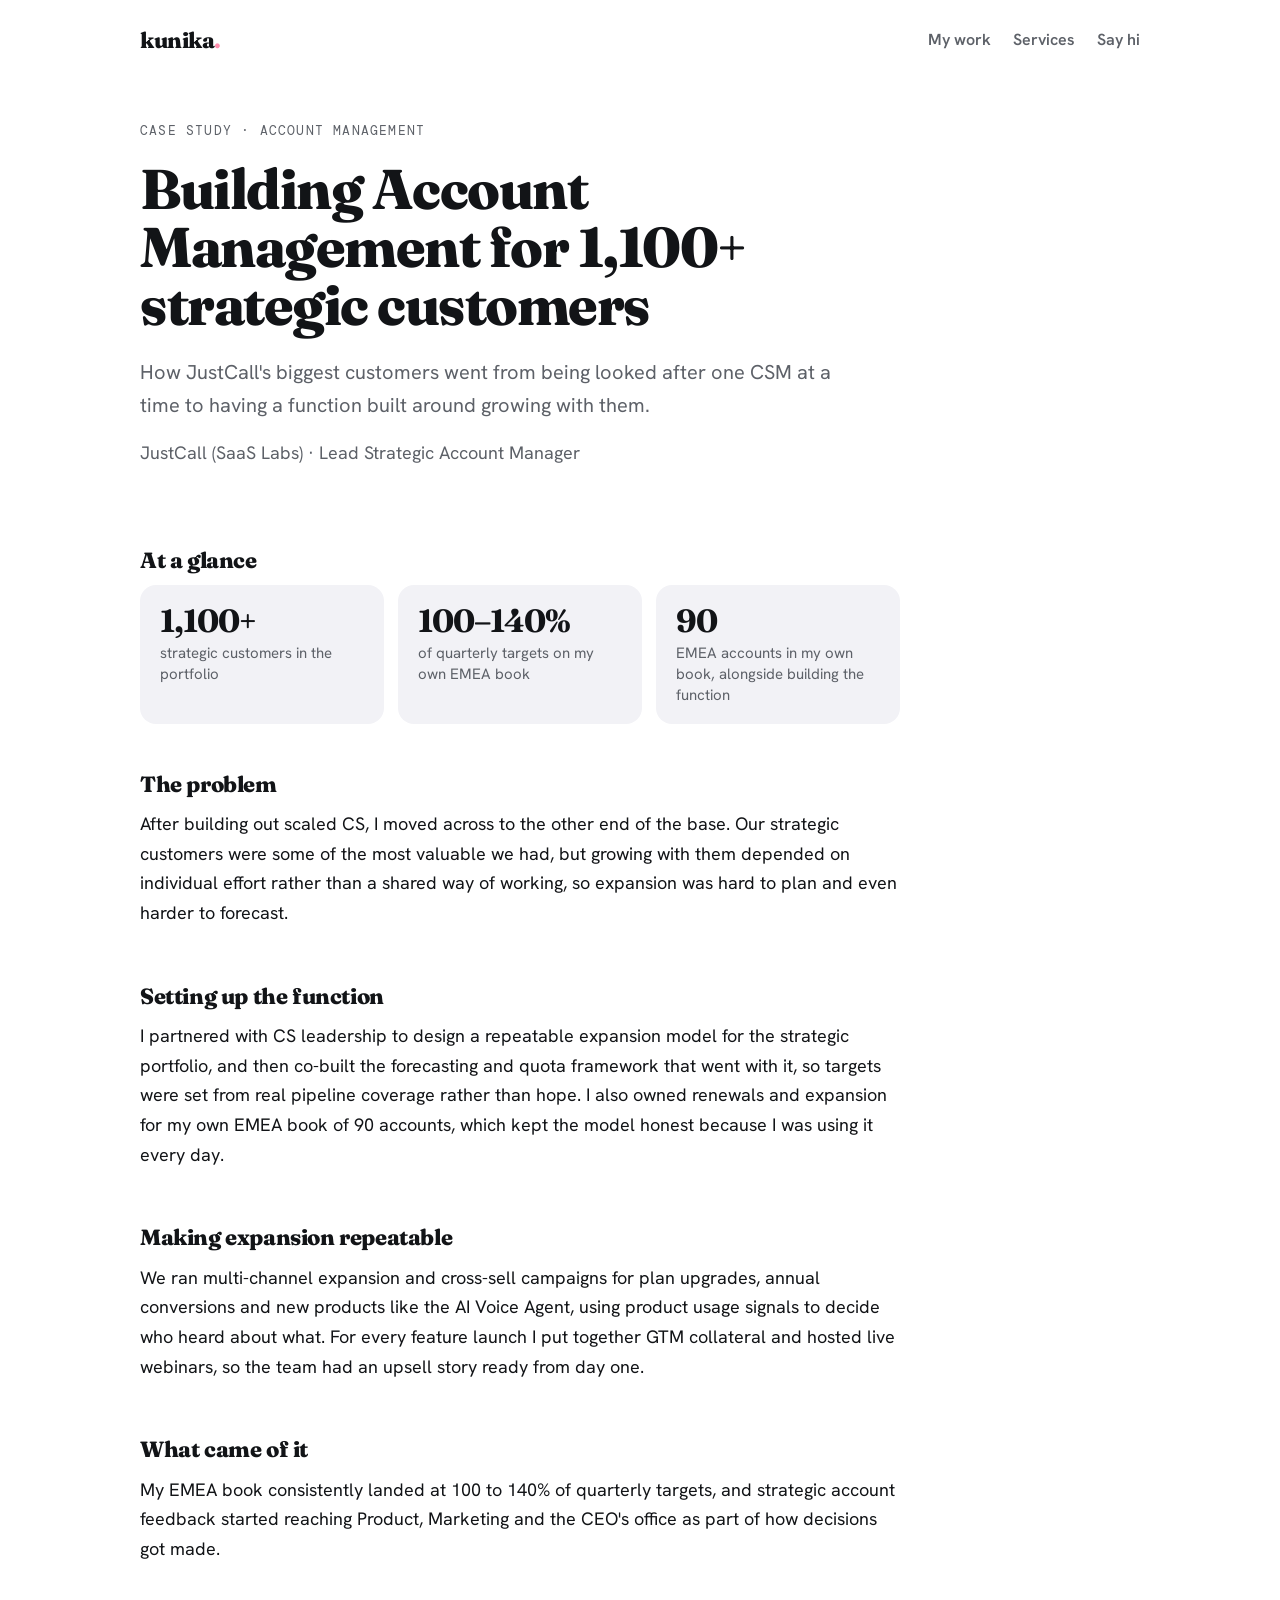
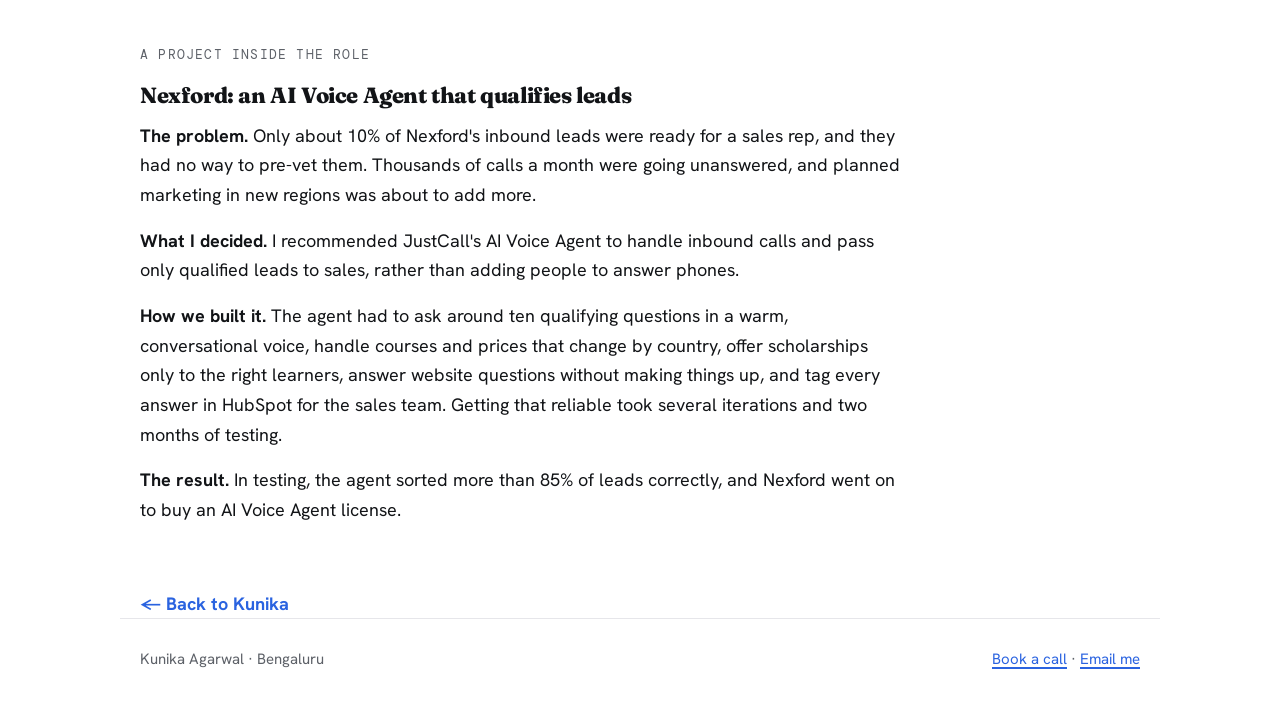
<file: account-management.html>
<!doctype html>
<html lang="en">
<head>
<meta charset="utf-8">
<meta name="viewport" content="width=device-width, initial-scale=1">
<title>Building Account Management · Kunika Agarwal</title>
<meta name="description" content="Case study: setting up the Account Management function for 1,100+ strategic customers at JustCall, with a repeatable expansion model.">
<link rel="icon" href="data:image/svg+xml,%3Csvg xmlns='http://www.w3.org/2000/svg' viewBox='0 0 100 100'%3E%3Ctext y='.9em' font-size='88'%3E%F0%9F%91%8B%3C/text%3E%3C/svg%3E">
<meta property="og:type" content="website">
<meta property="og:title" content="Kunika Agarwal · Customer Success systems">
<meta property="og:description" content="I build the systems that let Customer Success scale without losing the human part.">
<meta property="og:image" content="https://kunika-agarwal.github.io/og.png?v=2">
<meta property="og:image:width" content="1200">
<meta property="og:image:height" content="627">
<meta property="og:url" content="https://kunika-agarwal.github.io/">
<meta name="twitter:card" content="summary_large_image">
<meta name="twitter:image" content="https://kunika-agarwal.github.io/og.png?v=2">
<link rel="preconnect" href="https://fonts.googleapis.com">
<link rel="preconnect" href="https://fonts.gstatic.com" crossorigin>
<link href="https://fonts.googleapis.com/css2?family=Fraunces:opsz,wght,SOFT,WONK@9..144,500..800,0..100,0..1&family=DM+Mono:wght@400;500&family=Hanken+Grotesk:wght@400;500;600;700&display=swap" rel="stylesheet">
<link rel="stylesheet" href="style.css?v=26">
</head>
<body>
<header class="site-header">
  <div class="wrap">
    <a class="brand" href="index.html">kunika<i>.</i></a>
    <nav class="nav">
      <a href="index.html#work">My work</a>
      <a href="index.html#services">Services</a>
      <a href="index.html#hi">Say hi</a>
    </nav>
  </div>
</header>

<main class="wrap narrow cs">
  <div class="cs-hero">
    <p class="eyebrow">Case study · Account Management</p>
    <h1>Building Account Management for 1,100+ strategic customers</h1>
    <p class="lede">How JustCall's biggest customers went from being looked after one CSM at a time to having a function built around growing with them.</p>
    <p class="muted">JustCall (SaaS Labs) · Lead Strategic Account Manager</p>
  </div>

  <section>
    <h2>At a glance</h2>
    <div class="facts">
      <div class="fact"><b>1,100+</b><span>strategic customers in the portfolio</span></div>
      <div class="fact"><b>100–140%</b><span>of quarterly targets on my own EMEA book</span></div>
      <div class="fact"><b>90</b><span>EMEA accounts in my own book, alongside building the function</span></div>
    </div>
  </section>

  <section>
    <h2>The problem</h2>
    <p>After building out scaled CS, I moved across to the other end of the base. Our strategic customers were some of the most valuable we had, but growing with them depended on individual effort rather than a shared way of working, so expansion was hard to plan and even harder to forecast.</p>
  </section>

  <section>
    <h2>Setting up the function</h2>
    <p>I partnered with CS leadership to design a repeatable expansion model for the strategic portfolio, and then co-built the forecasting and quota framework that went with it, so targets were set from real pipeline coverage rather than hope. I also owned renewals and expansion for my own EMEA book of 90 accounts, which kept the model honest because I was using it every day.</p>
  </section>

  <section>
    <h2>Making expansion repeatable</h2>
    <p>We ran multi-channel expansion and cross-sell campaigns for plan upgrades, annual conversions and new products like the AI Voice Agent, using product usage signals to decide who heard about what. For every feature launch I put together GTM collateral and hosted live webinars, so the team had an upsell story ready from day one.</p>
  </section>

  <section>
    <h2>What came of it</h2>
    <p>My EMEA book consistently landed at 100 to 140% of quarterly targets, and strategic account feedback started reaching Product, Marketing and the CEO's office as part of how decisions got made.</p>
  </section>

  <section>
    <p class="eyebrow" style="margin-top:24px">A project inside the role</p>
    <h2>Nexford: an AI Voice Agent that qualifies leads</h2>
    <p><b>The problem.</b> Only about 10% of Nexford's inbound leads were ready for a sales rep, and they had no way to pre-vet them. Thousands of calls a month were going unanswered, and planned marketing in new regions was about to add more.</p>
    <p><b>What I decided.</b> I recommended JustCall's AI Voice Agent to handle inbound calls and pass only qualified leads to sales, rather than adding people to answer phones.</p>
    <p><b>How we built it.</b> The agent had to ask around ten qualifying questions in a warm, conversational voice, handle courses and prices that change by country, offer scholarships only to the right learners, answer website questions without making things up, and tag every answer in HubSpot for the sales team. Getting that reliable took several iterations and two months of testing.</p>
    <p><b>The result.</b> In testing, the agent sorted more than 85% of leads correctly, and Nexford went on to buy an AI Voice Agent license.</p>
  </section>

  <a class="back" href="index.html#work">← Back to Kunika</a>
</main>

<footer class="site-footer">
  <div class="wrap">
    <span>Kunika Agarwal · Bengaluru</span>
    <span><a href="https://calendly.com/kunikaagr/book-a-meeting" target="_blank" rel="noopener">Book a call</a> · <a href="mailto:kunika3003.ka@gmail.com">Email me</a></span>
  </div>
</footer>
</body>
</html>
</file>
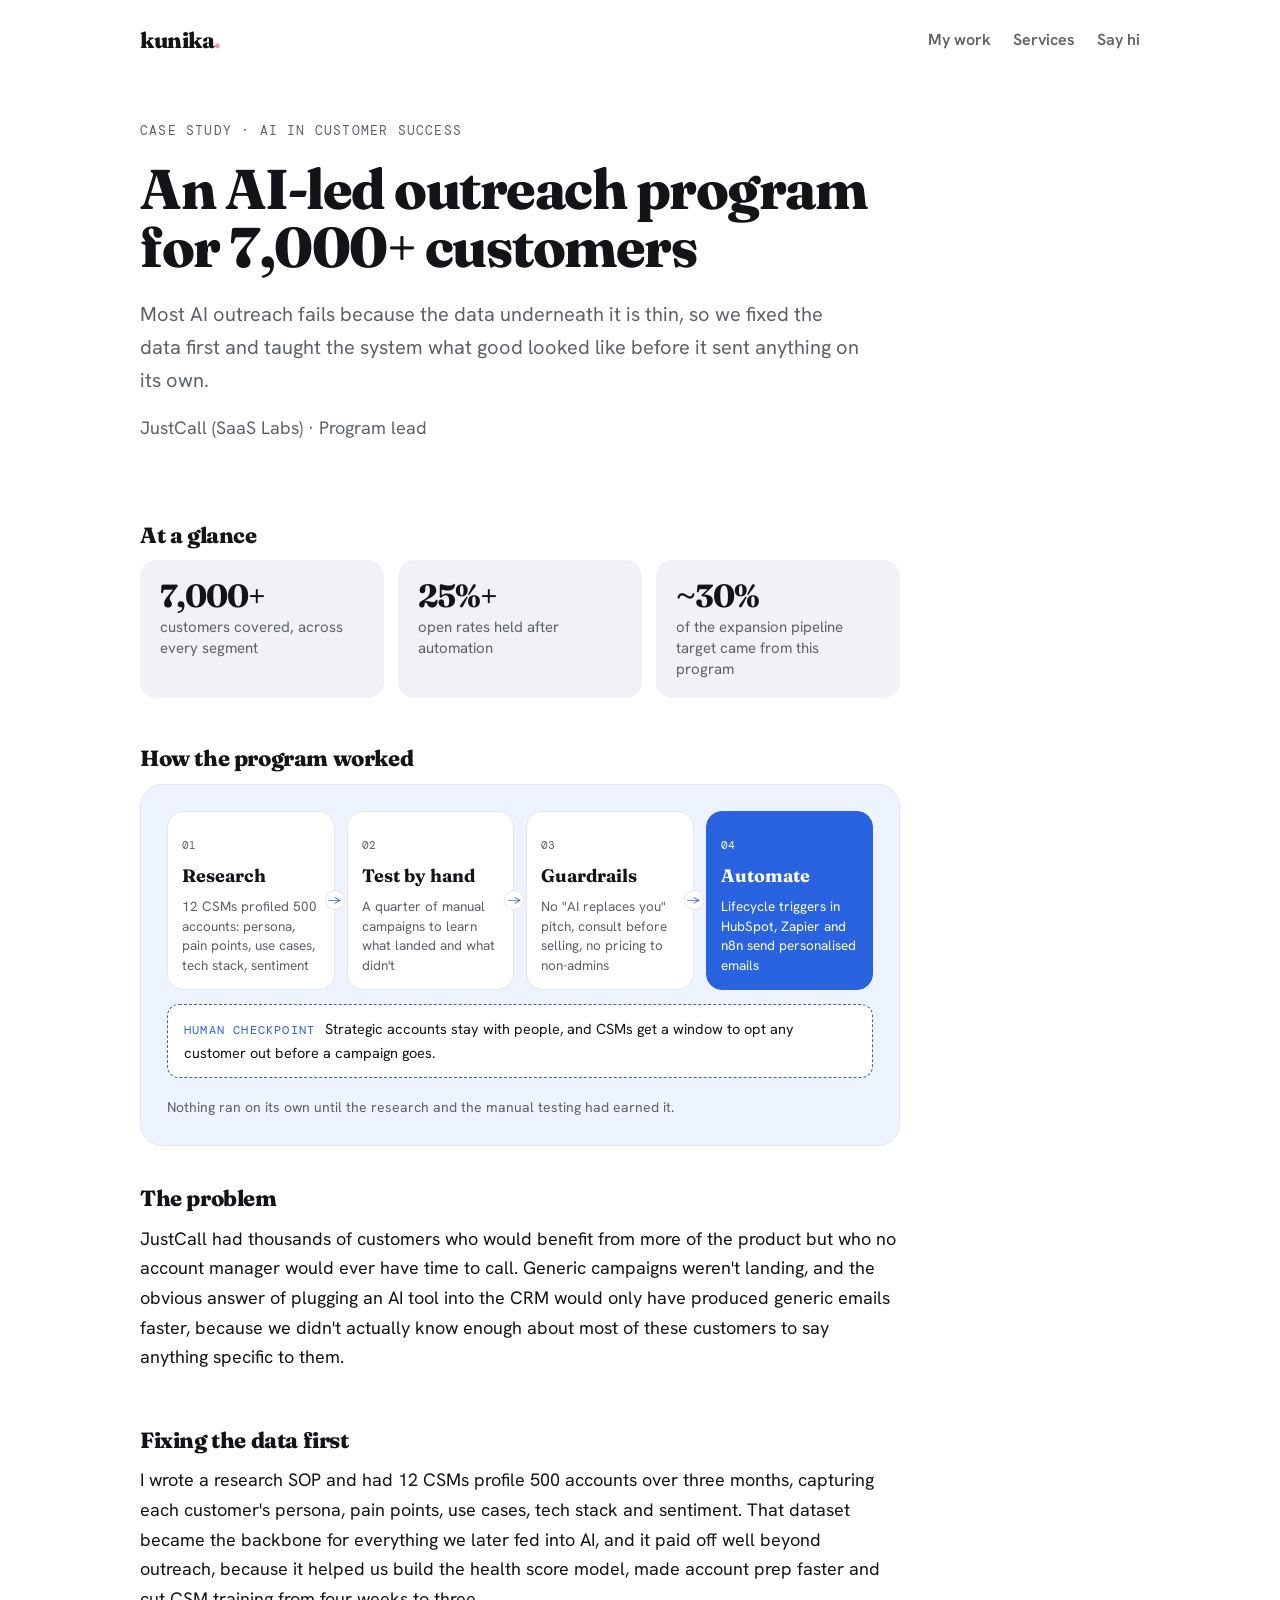
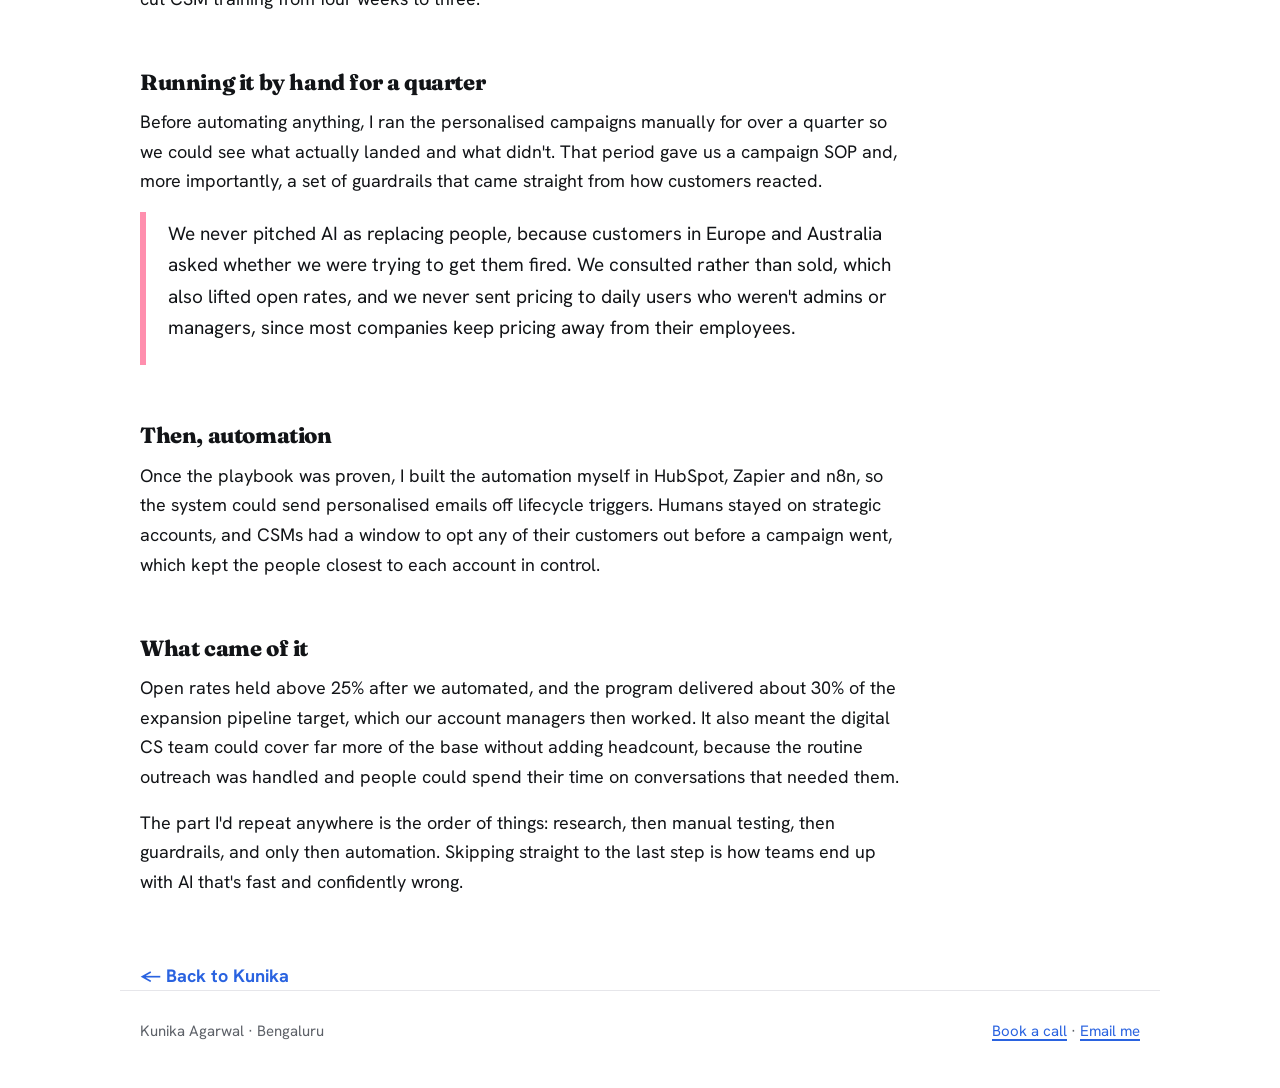
<file: ai-outreach.html>
<!doctype html>
<html lang="en">
<head>
<meta charset="utf-8">
<meta name="viewport" content="width=device-width, initial-scale=1">
<title>AI-led outreach for 7,000+ customers · Kunika Agarwal</title>
<meta name="description" content="Case study: how an AI-led customer outreach program at JustCall was built on research first, tested by hand for a quarter, then automated with guardrails.">
<link rel="icon" href="data:image/svg+xml,%3Csvg xmlns='http://www.w3.org/2000/svg' viewBox='0 0 100 100'%3E%3Ctext y='.9em' font-size='88'%3E%F0%9F%91%8B%3C/text%3E%3C/svg%3E">
<meta property="og:type" content="website">
<meta property="og:title" content="Kunika Agarwal · Customer Success systems">
<meta property="og:description" content="I build the systems that let Customer Success scale without losing the human part.">
<meta property="og:image" content="https://kunika-agarwal.github.io/og.png?v=2">
<meta property="og:image:width" content="1200">
<meta property="og:image:height" content="627">
<meta property="og:url" content="https://kunika-agarwal.github.io/">
<meta name="twitter:card" content="summary_large_image">
<meta name="twitter:image" content="https://kunika-agarwal.github.io/og.png?v=2">
<link rel="preconnect" href="https://fonts.googleapis.com">
<link rel="preconnect" href="https://fonts.gstatic.com" crossorigin>
<link href="https://fonts.googleapis.com/css2?family=Fraunces:opsz,wght,SOFT,WONK@9..144,500..800,0..100,0..1&family=DM+Mono:wght@400;500&family=Hanken+Grotesk:wght@400;500;600;700&display=swap" rel="stylesheet">
<link rel="stylesheet" href="style.css?v=26">
</head>
<body>
<header class="site-header">
  <div class="wrap">
    <a class="brand" href="index.html">kunika<i>.</i></a>
    <nav class="nav">
      <a href="index.html#work">My work</a>
      <a href="index.html#services">Services</a>
      <a href="index.html#hi">Say hi</a>
    </nav>
  </div>
</header>

<main class="wrap narrow cs">
  <div class="cs-hero">
    <p class="eyebrow">Case study · AI in Customer Success</p>
    <h1>An AI-led outreach program for 7,000+ customers</h1>
    <p class="lede">Most AI outreach fails because the data underneath it is thin, so we fixed the data first and taught the system what good looked like before it sent anything on its own.</p>
    <p class="muted">JustCall (SaaS Labs) · Program lead</p>
  </div>

  <section>
    <h2>At a glance</h2>
    <div class="facts">
      <div class="fact"><b>7,000+</b><span>customers covered, across every segment</span></div>
      <div class="fact"><b>25%+</b><span>open rates held after automation</span></div>
      <div class="fact"><b>~30%</b><span>of the expansion pipeline target came from this program</span></div>
    </div>
  </section>

  <section>
    <h2>How the program worked</h2>
    <figure class="diagram">
      <ol class="flow">
        <li><span class="step">01</span><b>Research</b><p>12 CSMs profiled 500 accounts: persona, pain points, use cases, tech stack, sentiment</p></li>
        <li><span class="step">02</span><b>Test by hand</b><p>A quarter of manual campaigns to learn what landed and what didn't</p></li>
        <li><span class="step">03</span><b>Guardrails</b><p>No "AI replaces you" pitch, consult before selling, no pricing to non-admins</p></li>
        <li class="hot"><span class="step">04</span><b>Automate</b><p>Lifecycle triggers in HubSpot, Zapier and n8n send personalised emails</p></li>
      </ol>
      <div class="human"><span>Human checkpoint</span>Strategic accounts stay with people, and CSMs get a window to opt any customer out before a campaign goes.</div>
      <figcaption>Nothing ran on its own until the research and the manual testing had earned it.</figcaption>
    </figure>
  </section>

  <section>
    <h2>The problem</h2>
    <p>JustCall had thousands of customers who would benefit from more of the product but who no account manager would ever have time to call. Generic campaigns weren't landing, and the obvious answer of plugging an AI tool into the CRM would only have produced generic emails faster, because we didn't actually know enough about most of these customers to say anything specific to them.</p>
  </section>

  <section>
    <h2>Fixing the data first</h2>
    <p>I wrote a research SOP and had 12 CSMs profile 500 accounts over three months, capturing each customer's persona, pain points, use cases, tech stack and sentiment. That dataset became the backbone for everything we later fed into AI, and it paid off well beyond outreach, because it helped us build the health score model, made account prep faster and cut CSM training from four weeks to three.</p>
  </section>

  <section>
    <h2>Running it by hand for a quarter</h2>
    <p>Before automating anything, I ran the personalised campaigns manually for over a quarter so we could see what actually landed and what didn't. That period gave us a campaign SOP and, more importantly, a set of guardrails that came straight from how customers reacted.</p>
    <div class="pull">
      <p>We never pitched AI as replacing people, because customers in Europe and Australia asked whether we were trying to get them fired. We consulted rather than sold, which also lifted open rates, and we never sent pricing to daily users who weren't admins or managers, since most companies keep pricing away from their employees.</p>
    </div>
  </section>

  <section>
    <h2>Then, automation</h2>
    <p>Once the playbook was proven, I built the automation myself in HubSpot, Zapier and n8n, so the system could send personalised emails off lifecycle triggers. Humans stayed on strategic accounts, and CSMs had a window to opt any of their customers out before a campaign went, which kept the people closest to each account in control.</p>
  </section>

  <section>
    <h2>What came of it</h2>
    <p>Open rates held above 25% after we automated, and the program delivered about 30% of the expansion pipeline target, which our account managers then worked. It also meant the digital CS team could cover far more of the base without adding headcount, because the routine outreach was handled and people could spend their time on conversations that needed them.</p>
    <p>The part I'd repeat anywhere is the order of things: research, then manual testing, then guardrails, and only then automation. Skipping straight to the last step is how teams end up with AI that's fast and confidently wrong.</p>
  </section>

  <a class="back" href="index.html#work">← Back to Kunika</a>
</main>

<footer class="site-footer">
  <div class="wrap">
    <span>Kunika Agarwal · Bengaluru</span>
    <span><a href="https://calendly.com/kunikaagr/book-a-meeting" target="_blank" rel="noopener">Book a call</a> · <a href="mailto:kunika3003.ka@gmail.com">Email me</a></span>
  </div>
</footer>
</body>
</html>
</file>
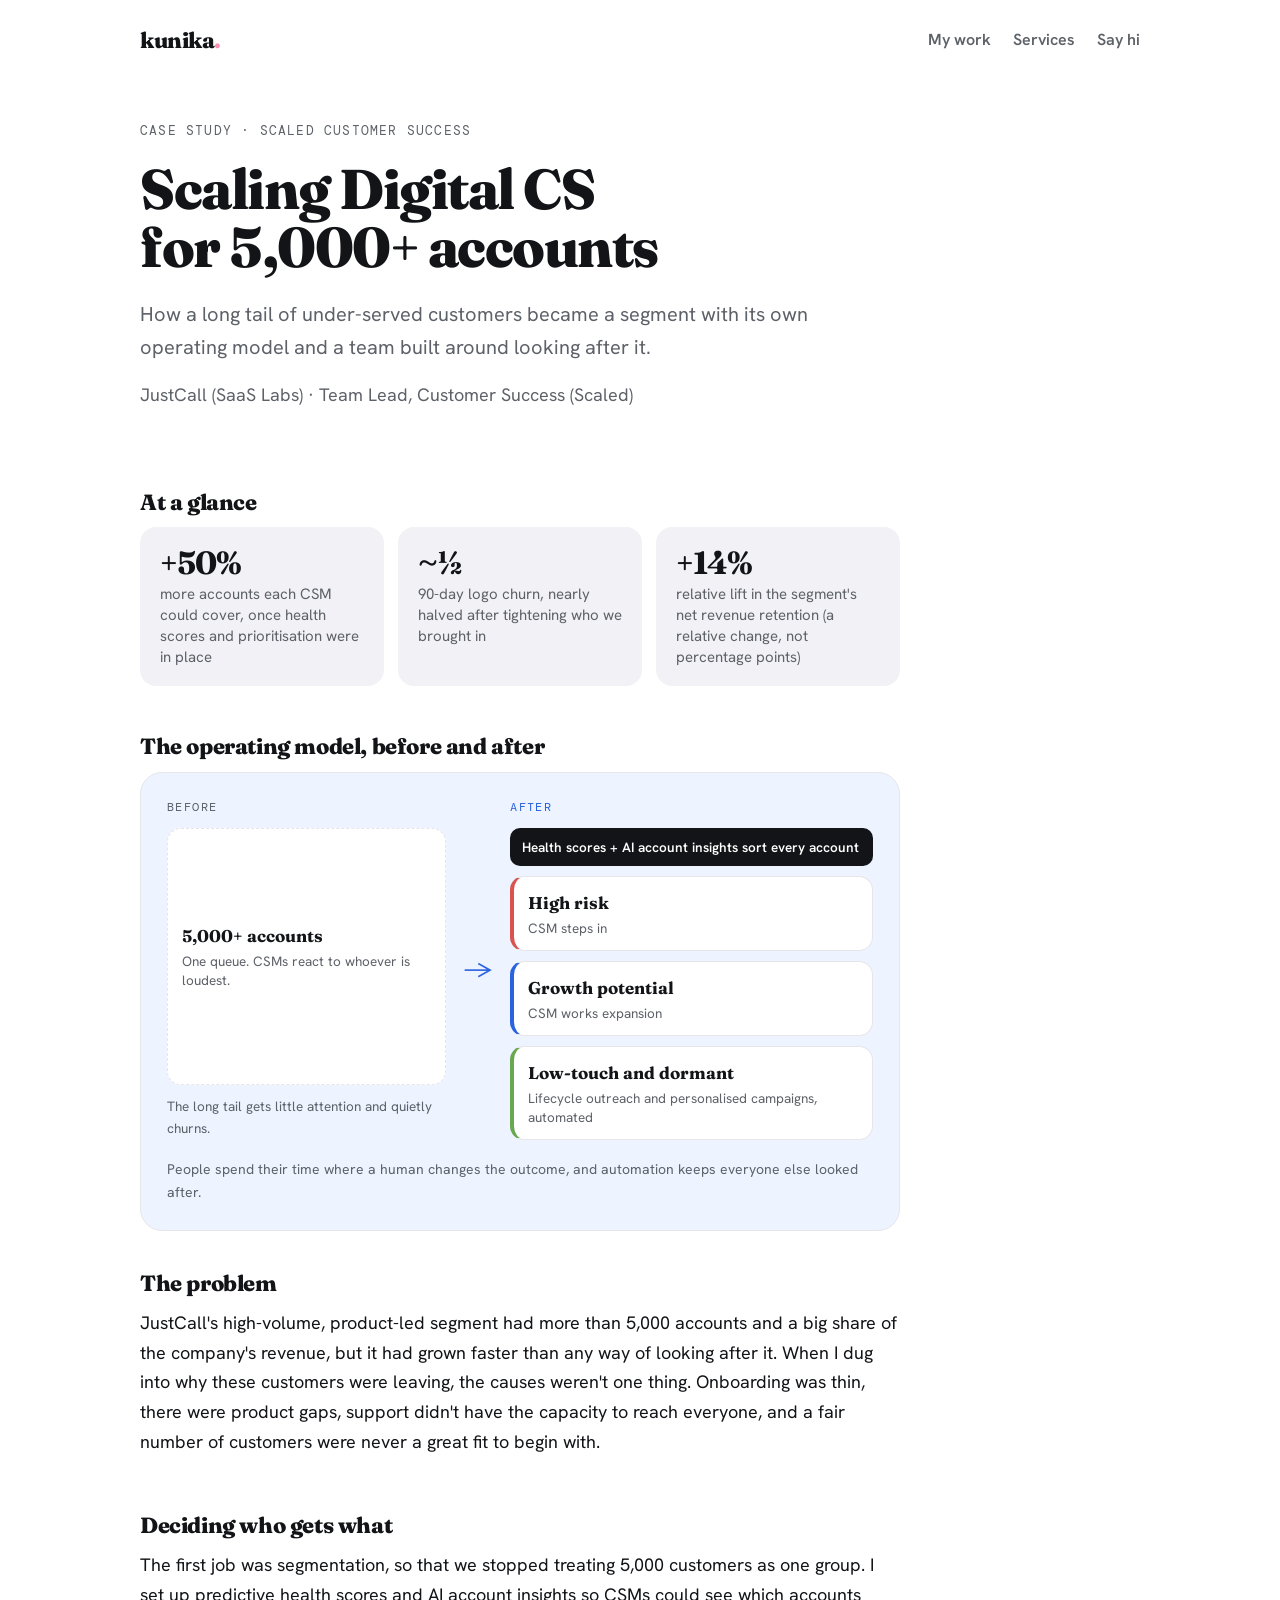
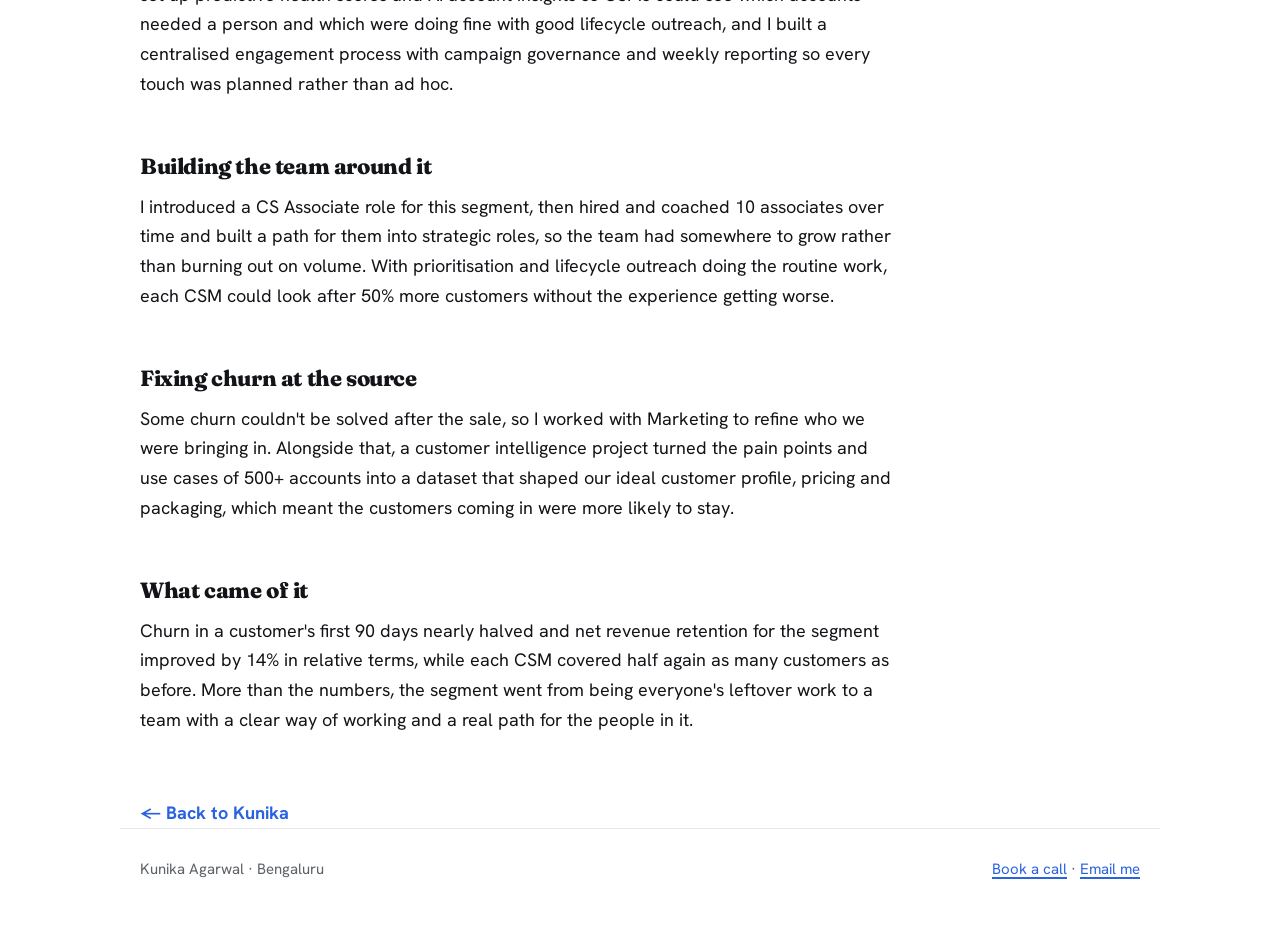
<file: digital-cs.html>
<!doctype html>
<html lang="en">
<head>
<meta charset="utf-8">
<meta name="viewport" content="width=device-width, initial-scale=1">
<title>Scaling Digital CS · Kunika Agarwal</title>
<meta name="description" content="Case study: scaling a Digital Customer Success operating model for 5,000+ SaaS accounts at JustCall, with segmentation, health scores and lifecycle outreach.">
<link rel="icon" href="data:image/svg+xml,%3Csvg xmlns='http://www.w3.org/2000/svg' viewBox='0 0 100 100'%3E%3Ctext y='.9em' font-size='88'%3E%F0%9F%91%8B%3C/text%3E%3C/svg%3E">
<meta property="og:type" content="website">
<meta property="og:title" content="Kunika Agarwal · Customer Success systems">
<meta property="og:description" content="I build the systems that let Customer Success scale without losing the human part.">
<meta property="og:image" content="https://kunika-agarwal.github.io/og.png?v=2">
<meta property="og:image:width" content="1200">
<meta property="og:image:height" content="627">
<meta property="og:url" content="https://kunika-agarwal.github.io/">
<meta name="twitter:card" content="summary_large_image">
<meta name="twitter:image" content="https://kunika-agarwal.github.io/og.png?v=2">
<link rel="preconnect" href="https://fonts.googleapis.com">
<link rel="preconnect" href="https://fonts.gstatic.com" crossorigin>
<link href="https://fonts.googleapis.com/css2?family=Fraunces:opsz,wght,SOFT,WONK@9..144,500..800,0..100,0..1&family=DM+Mono:wght@400;500&family=Hanken+Grotesk:wght@400;500;600;700&display=swap" rel="stylesheet">
<link rel="stylesheet" href="style.css?v=26">
</head>
<body>
<header class="site-header">
  <div class="wrap">
    <a class="brand" href="index.html">kunika<i>.</i></a>
    <nav class="nav">
      <a href="index.html#work">My work</a>
      <a href="index.html#services">Services</a>
      <a href="index.html#hi">Say hi</a>
    </nav>
  </div>
</header>

<main class="wrap narrow cs">
  <div class="cs-hero">
    <p class="eyebrow">Case study · Scaled Customer Success</p>
    <h1>Scaling Digital CS for 5,000+ accounts</h1>
    <p class="lede">How a long tail of under-served customers became a segment with its own operating model and a team built around looking after it.</p>
    <p class="muted">JustCall (SaaS Labs) · Team Lead, Customer Success (Scaled)</p>
  </div>

  <section>
    <h2>At a glance</h2>
    <div class="facts">
      <div class="fact"><b>+50%</b><span>more accounts each CSM could cover, once health scores and prioritisation were in place</span></div>
      <div class="fact"><b>~½</b><span>90-day logo churn, nearly halved after tightening who we brought in</span></div>
      <div class="fact"><b>+14%</b><span>relative lift in the segment's net revenue retention (a relative change, not percentage points)</span></div>
    </div>
  </section>

  <section>
    <h2>The operating model, before and after</h2>
    <figure class="diagram">
      <div class="ba">
        <div class="ba-col before">
          <span class="ba-tag">Before</span>
          <div class="seg all"><b>5,000+ accounts</b><span>One queue. CSMs react to whoever is loudest.</span></div>
          <p class="ba-note">The long tail gets little attention and quietly churns.</p>
        </div>
        <div class="ba-arrow" aria-hidden="true">→</div>
        <div class="ba-col after">
          <span class="ba-tag">After</span>
          <div class="ba-src">Health scores + AI account insights sort every account</div>
          <div class="seg risk"><b>High risk</b><span>CSM steps in</span></div>
          <div class="seg grow"><b>Growth potential</b><span>CSM works expansion</span></div>
          <div class="seg auto"><b>Low-touch and dormant</b><span>Lifecycle outreach and personalised campaigns, automated</span></div>
        </div>
      </div>
      <figcaption>People spend their time where a human changes the outcome, and automation keeps everyone else looked after.</figcaption>
    </figure>
  </section>

  <section>
    <h2>The problem</h2>
    <p>JustCall's high-volume, product-led segment had more than 5,000 accounts and a big share of the company's revenue, but it had grown faster than any way of looking after it. When I dug into why these customers were leaving, the causes weren't one thing. Onboarding was thin, there were product gaps, support didn't have the capacity to reach everyone, and a fair number of customers were never a great fit to begin with.</p>
  </section>

  <section>
    <h2>Deciding who gets what</h2>
    <p>The first job was segmentation, so that we stopped treating 5,000 customers as one group. I set up predictive health scores and AI account insights so CSMs could see which accounts needed a person and which were doing fine with good lifecycle outreach, and I built a centralised engagement process with campaign governance and weekly reporting so every touch was planned rather than ad hoc.</p>
  </section>

  <section>
    <h2>Building the team around it</h2>
    <p>I introduced a CS Associate role for this segment, then hired and coached 10 associates over time and built a path for them into strategic roles, so the team had somewhere to grow rather than burning out on volume. With prioritisation and lifecycle outreach doing the routine work, each CSM could look after 50% more customers without the experience getting worse.</p>
  </section>

  <section>
    <h2>Fixing churn at the source</h2>
    <p>Some churn couldn't be solved after the sale, so I worked with Marketing to refine who we were bringing in. Alongside that, a customer intelligence project turned the pain points and use cases of 500+ accounts into a dataset that shaped our ideal customer profile, pricing and packaging, which meant the customers coming in were more likely to stay.</p>
  </section>

  <section>
    <h2>What came of it</h2>
    <p>Churn in a customer's first 90 days nearly halved and net revenue retention for the segment improved by 14% in relative terms, while each CSM covered half again as many customers as before. More than the numbers, the segment went from being everyone's leftover work to a team with a clear way of working and a real path for the people in it.</p>
  </section>

  <a class="back" href="index.html#work">← Back to Kunika</a>
</main>

<footer class="site-footer">
  <div class="wrap">
    <span>Kunika Agarwal · Bengaluru</span>
    <span><a href="https://calendly.com/kunikaagr/book-a-meeting" target="_blank" rel="noopener">Book a call</a> · <a href="mailto:kunika3003.ka@gmail.com">Email me</a></span>
  </div>
</footer>
</body>
</html>
</file>
<file: style.css>
/* Layout: one calm column on white; a small black-and-white portrait beside the intro, then a sheet that slides over it with path, case studies, services, off-the-clock and contact. */
:root {
  --bg: #ffffff;
  --ink: #121417;
  --muted: #5d6168;
  --line: #e6e6ea;
  --accent: #2a63e0;
  --on-accent: #ffffff;
  --sun: #ff8fae;
  --lavender: #b9cdf7;
  --lavender-soft: #f2f2f6;
  --hero-grad: radial-gradient(circle at 82% 34%, #fde3ea 0, transparent 34%), radial-gradient(circle at 66% 80%, #e6f3da 0, transparent 30%), radial-gradient(circle at 95% 80%, #e2ecff 0, transparent 28%), #ffffff;
  --tint: #f1f5ff;
  --sun-ink: #6b4a5d;
  --card-grad: #edf3ff;
  --card-grad-2: #ffeef3;
  --forest: #121417;
  --forest-2: #2a2d33;

  --display: "Fraunces", "Georgia", "Times New Roman", serif;
  --body: "Hanken Grotesk", system-ui, -apple-system, "Segoe UI", sans-serif;
  --mono: "DM Mono", ui-monospace, "SFMono-Regular", Menlo, monospace;
}
@media (prefers-color-scheme: dark) {
  :root:not([data-theme="light"]) {
    --bg: #0f1012; --ink: #f2f2f4; --muted: #a2a6ae; --line: #26282d; --accent: #8fb2ff; --on-accent: #0f1012;
    --lavender: #3c5a9e; --lavender-soft: #1b1c21; --hero-grad: radial-gradient(circle at 82% 38%, #2e2a14 0, transparent 34%), radial-gradient(circle at 68% 78%, #18261a 0, transparent 30%), #0f1012; --tint: #17172a; --sun-ink: #ffcf66; --card-grad: #16223a; --card-grad-2: #2e1c24;
    color-scheme: dark;
  }
}
:root[data-theme="dark"] {
  --bg: #0f1012; --ink: #f2f2f4; --muted: #a2a6ae; --line: #26282d; --accent: #8fb2ff; --on-accent: #0f1012;
  --lavender: #3c5a9e; --lavender-soft: #1b1c21; --hero-grad: radial-gradient(circle at 82% 38%, #2e2a14 0, transparent 34%), radial-gradient(circle at 68% 78%, #18261a 0, transparent 30%), #0f1012; --tint: #17172a; --sun-ink: #ffcf66; --card-grad: #16223a; --card-grad-2: #2e1c24;
  color-scheme: dark;
}

* { box-sizing: border-box; }
html { -webkit-text-size-adjust: 100%; scroll-behavior: smooth; }
@media (prefers-reduced-motion: reduce) { html { scroll-behavior: auto; } *, *::before, *::after { transition: none !important; animation: none !important; } }
h1, h2, h3, .brand, .label, .big-name b, .story-top b, .strip b, .fact b, .lr-title { font-variation-settings: "SOFT" 0, "WONK" 1; }
body { margin: 0; background: var(--bg); color: var(--ink); font-family: var(--body); font-size: 18px; line-height: 1.65; }
a { color: var(--accent); text-underline-offset: 3px; text-decoration-thickness: 1.5px; }
a:focus-visible, button:focus-visible, [tabindex]:focus-visible { outline: 3px solid var(--sun); outline-offset: 3px; border-radius: 6px; }
img { max-width: 100%; display: block; }

.wrap { max-width: 1040px; margin: 0 auto; padding-left: max(20px, env(safe-area-inset-left, 0px)); padding-right: max(20px, env(safe-area-inset-right, 0px)); }
.narrow > * { max-width: 760px; }

/* Header */
.site-header .wrap { display: flex; align-items: center; justify-content: space-between; gap: 16px; padding-block: 22px; flex-wrap: wrap; }
.brand { font-family: var(--display); font-weight: 800; font-size: 22px; color: var(--ink); text-decoration: none; letter-spacing: -0.5px; }
.brand i { font-style: normal; color: var(--sun); }
.nav { display: flex; gap: 22px; flex-wrap: wrap; font-size: 16px; font-weight: 600; }
.nav a { color: var(--muted); text-decoration: none; }
.nav a:hover, .nav a[aria-current="page"] { color: var(--ink); }

/* Hero: text beside a modest portrait; the rest of the page is a sheet that slides up over it */
.hero-band { position: relative; z-index: 0; background: var(--hero-grad); }
.hero { display: grid; grid-template-columns: 1fr 450px; gap: 32px; align-items: center; padding-block: 40px 64px; }
.hero > * { min-width: 0; }
.portrait { justify-self: end; position: relative; width: 380px; height: 460px; margin: 70px -56px 30px 0; transform: rotate(3deg); }
.portrait img, .note { z-index: 1; }
.portrait img { position: relative; display: block; width: 380px; height: 460px; max-width: none; object-fit: cover; object-position: 50% 30%; border-radius: 26px; border: 9px solid #dfe9ff; outline: 3px solid var(--accent); outline-offset: 7px; box-shadow: 0 22px 44px rgba(91, 69, 82, .22); }
.portrait::before { content: ""; position: absolute; inset: -40px; background: url(kunika.jpg) center 30% / cover; filter: blur(42px) saturate(1.6); opacity: .55; border-radius: 50%; z-index: 0; }
.portrait::after { content: ""; position: absolute; width: 40px; height: 40px; border-radius: 50%; background: #a9d77a; top: -18px; left: -18px; z-index: 2; }
.note { position: absolute; z-index: 3; right: -30px; bottom: -34px; width: 210px; transform: rotate(-4deg); background: #ffd3df; color: #3a2a33; padding: 10px 14px; border-radius: 4px 4px 4px 14px; font-size: 13.5px; line-height: 1.4; font-weight: 600; box-shadow: 0 8px 20px rgba(18,20,23,.14); }
.note b { font-family: var(--mono); font-size: 10.5px; letter-spacing: 1px; text-transform: uppercase; display: block; margin-bottom: 2px; }
.eyebrow { font-family: var(--mono); font-size: 13px; letter-spacing: 1.2px; text-transform: uppercase; color: var(--muted); margin: 0 0 18px; }
.sheet { position: relative; z-index: 1; background: var(--bg); }
@media (min-width: 861px) and (min-height: 720px) {
  .hero-band { position: sticky; top: 0; }
  .sheet { border-radius: 32px 32px 0 0; box-shadow: 0 -1px 0 var(--line), 0 -24px 48px rgba(18, 20, 23, .07); padding-top: 8px; }
  .hero-band .hero { padding-block: 24px 72px; }
}
h1 { font-family: var(--display); font-weight: 800; letter-spacing: -1.5px; font-size: clamp(36px, 5.2vw, 60px); line-height: 1.04; margin: 0 0 22px; text-wrap: balance; }
h1 .hl { color: var(--accent); background: linear-gradient(transparent 70%, color-mix(in srgb, var(--sun) 55%, transparent) 70%, color-mix(in srgb, var(--sun) 55%, transparent) 94%, transparent 94%); }
.lede { font-size: 20px; color: var(--muted); margin: 0 0 16px; max-width: 36em; }
.exploring { font-size: 16px; color: var(--muted); margin: 0 0 28px; padding-left: 14px; border-left: 3px solid var(--lavender); }
.exploring b { font-family: var(--mono); font-size: 12px; letter-spacing: 1px; text-transform: uppercase; margin-right: 8px; color: var(--ink); }
.actions { display: flex; gap: 12px; flex-wrap: wrap; }
.btn { display: inline-flex; align-items: center; gap: 8px; padding: 12px 22px; border-radius: 999px; font-weight: 700; font-size: 16px; text-decoration: none; border: 2px solid var(--accent); transition: transform .15s, background .15s, color .15s; }
.btn-solid { background: var(--accent); color: var(--on-accent); }
.btn-line { color: var(--accent); }
.btn:hover { transform: translateY(-2px); }
.btn-line:hover { background: var(--accent); color: var(--on-accent); }

/* Stat strip */
.strip { display: grid; grid-template-columns: repeat(3, 1fr); border-block: 2px solid var(--ink); }
.strip div { padding: 22px 20px; min-width: 0; }
.strip div + div { border-left: 2px solid var(--ink); }
.strip b { font-family: var(--display); font-size: 36px; line-height: 1.1; display: block; letter-spacing: -1px; color: var(--accent); }
.strip div:nth-child(2) b { color: var(--sun-ink); }
.strip span { color: var(--muted); font-size: 15px; }

/* Sections */
section { padding-block: 72px 8px; }
.kicker { font-family: var(--mono); font-size: 13px; letter-spacing: 1.2px; text-transform: uppercase; color: var(--muted); margin: 0 0 10px; display: flex; gap: 10px; align-items: center; }
.kicker::before { content: ""; width: 8px; height: 8px; border-radius: 50%; background: var(--accent); }
h2 { font-family: var(--display); font-weight: 800; font-size: 26px; line-height: 1.15; letter-spacing: -0.4px; margin: 0 0 20px; text-wrap: balance; }
h3 { font-family: var(--display); font-weight: 700; font-size: 20px; line-height: 1.2; margin: 0 0 6px; letter-spacing: -0.4px; text-wrap: balance; }
p { margin: 0 0 16px; }
.muted { color: var(--muted); }
.tag { font-family: var(--mono); font-size: 12px; letter-spacing: 1px; text-transform: uppercase; color: var(--muted); }

/* Case studies: two story cards, the headline result up top */
.stories { display: grid; grid-template-columns: repeat(3, 1fr); gap: 20px; }
.story { display: flex; flex-direction: column; border-radius: 24px; overflow: hidden; text-decoration: none; color: var(--ink); border: 1px solid var(--line); background: var(--bg); transition: transform .25s, box-shadow .25s; min-width: 0; }
.story-top { background: var(--card-grad); padding: 30px 28px 26px; }
.story-top.alt { background: var(--card-grad-2); }
.story-top b { display: block; font-family: var(--display); font-weight: 800; font-size: clamp(44px, 5vw, 60px); line-height: .95; letter-spacing: -2px; color: var(--accent); transition: transform .3s; transform-origin: left bottom; }
.story-top small { font-family: var(--mono); font-size: 13px; color: var(--muted); }
.story-body { padding: 24px 28px 26px; display: flex; flex-direction: column; gap: 8px; flex: 1; }
.story-body h3 { margin: 0; }
.story-body p { color: var(--muted); margin: 0; font-size: 17px; }
.story .go { margin-top: auto; padding-top: 8px; font-weight: 700; color: var(--accent); }
.story .go i { font-style: normal; display: inline-block; transition: transform .2s; }
.story:hover { transform: translateY(-6px); box-shadow: 0 18px 40px rgba(22,39,29,.12); }
.story:hover .story-top b { transform: scale(1.06) rotate(-2deg); }
.story:hover .go i { transform: translateX(6px); }
.easel { margin-top: 18px; font-size: 16px; color: var(--muted); }

/* Timeline */
.toggle { display: inline-flex; border: 2px solid var(--ink); border-radius: 999px; padding: 3px; margin-bottom: 22px; }
.toggle button { font: 600 14px var(--body); border: 0; background: transparent; color: var(--ink); padding: 6px 16px; border-radius: 999px; cursor: pointer; }
.toggle button[aria-pressed="true"] { background: var(--ink); color: var(--bg); }
.timeline { list-style: none; margin: 0; padding: 0; }
.timeline > li { display: grid; grid-template-columns: 110px 1fr; gap: 20px; padding-block: 22px; border-top: 1px solid var(--line); }
.timeline > li > * { min-width: 0; }
.timeline .yrs { font-family: var(--mono); font-size: 14px; color: var(--muted); padding-top: 4px; font-variant-numeric: tabular-nums; }
.timeline h3 { font-size: 21px; margin-bottom: 2px; }
.timeline .co { color: var(--muted); font-size: 16px; }
.co-name { font-family: var(--mono); font-size: 13px; letter-spacing: 1px; text-transform: uppercase; color: var(--muted); margin-bottom: 10px; }
.timeline .detail { margin-top: 8px; }
.timeline .detail p { margin-bottom: 8px; }
.timeline .bottom { display: inline-block; font-size: 15px; background: var(--tint); padding: 4px 10px; border-radius: 8px; }
.timeline .bottom b { font-family: var(--mono); font-size: 12px; text-transform: uppercase; letter-spacing: 1px; margin-right: 6px; }
.simple .timeline .detail { display: none; }
/* Progression within one company: a line climbing from the first role (bottom) to the latest (top) */
.climb { list-style: none; margin: 0; padding: 0 0 0 26px; position: relative; display: grid; gap: 18px; }
.climb::before { content: ""; position: absolute; left: 6px; top: 12px; bottom: 12px; width: 3px; border-radius: 3px; background: linear-gradient(to top, var(--lavender), var(--accent)); }
.climb li { position: relative; }
.climb li::before { content: ""; position: absolute; left: -26px; top: 7px; width: 15px; height: 15px; border-radius: 50%; background: var(--bg); border: 3px solid var(--lavender); }
.climb li:first-child::before { border-color: var(--accent); background: var(--accent); }
.simple .climb { gap: 10px; }
.simple .climb li:not(:first-child) h3 { font-size: 14px; color: var(--muted); font-weight: 600; }
.cv-btn { margin-top: 26px; }

/* Services: four light boxes that pop on hover */
#services { padding-block: 88px 8px; }
.panel { background: #14161b; color: #f2f2f4; border: 1px solid rgba(255,255,255,.08); border-radius: 36px; padding: 72px 64px 52px; position: relative; overflow: hidden; }
.panel::before { content: ""; position: absolute; width: 420px; height: 420px; right: -140px; top: -180px; border-radius: 50%; background: radial-gradient(circle, rgba(42, 99, 224, .45), transparent 70%); pointer-events: none; }
.panel > * { position: relative; }
.panel .kicker { color: #a3a8b2; }
.panel .kicker::before { background: var(--sun); }
.panel h2 { color: #fff; font-size: 34px; margin-bottom: 32px; }
.panel .offers { gap: 20px; }
.panel .offer { padding: 30px 28px 32px; min-height: 280px; gap: 12px; }
.panel .offer .label { font-size: 24px; white-space: nowrap; }
.panel .offer h3 { font-size: 21px; }
.panel .offer p { font-size: 16px; line-height: 1.55; }
.panel-cta { margin-top: 40px; }
.panel-cta p { font-size: 18px; }
.panel .offer { background: rgba(255,255,255,.04); border-color: rgba(255,255,255,.10); color: #f2f2f4; }
.panel .offer::before { display: none; }
.panel .offer .label { color: #9dbcff; }
.panel .offer:nth-child(even) .label { color: var(--sun); }
.panel .offer h3 { color: #fff; }
.panel .offer p { color: #b3b8c1; }
.panel .offer h3 em { background: linear-gradient(var(--sun), var(--sun)) no-repeat 0 100% / 0% 3px; padding-bottom: 2px; transition: background-size .35s ease, color .25s; }
.panel .offer:hover, .panel .offer:focus-visible { border-color: var(--sun); background: rgba(255,255,255,.07); box-shadow: 0 18px 36px rgba(0,0,0,.35); }
.panel .offer:hover h3, .panel .offer:focus-visible h3 { color: #fff; }
.panel .offer:hover h3 em, .panel .offer:focus-visible h3 em { background-size: 100% 3px; color: var(--sun); }
.panel-cta { display: flex; align-items: center; justify-content: space-between; gap: 16px; flex-wrap: wrap; margin-top: 28px; padding-top: 24px; border-top: 1px solid rgba(255,255,255,.10); }
.panel-cta p { margin: 0; color: #d6d9de; font-size: 17px; }
.btn-sun { background: var(--sun); color: #14161b; border-color: var(--sun); }
.btn-sun:hover { background: #ffa8c0; border-color: #ffa8c0; }
@media (max-width: 640px) { .panel { padding: 36px 20px 28px; border-radius: 24px; } .panel h2 { font-size: 28px; } .panel .offer { min-height: 0; } }
.offers { display: grid; grid-template-columns: repeat(4, 1fr); gap: 16px; }
.offer .label { font-family: var(--display); font-weight: 800; font-size: 22px; line-height: 1.1; letter-spacing: -0.6px; color: var(--accent); margin-bottom: 4px; }
.offer { display: flex; flex-direction: column; gap: 8px; padding: 22px 22px 24px; border-radius: 20px; border: 1px solid var(--line); background: var(--bg); color: var(--ink); position: relative; overflow: hidden; transition: transform .25s, border-color .25s, box-shadow .25s; min-width: 0; cursor: default; }
.offer::before { content: ""; position: absolute; inset: 0; background: var(--card-grad); opacity: 0; transition: opacity .3s; z-index: 0; }
.offer > * { position: relative; z-index: 1; }
.offer h3 { margin: 0; font-size: 18px; transition: color .2s; }
.offer p { color: var(--muted); margin: 0; font-size: 15px; line-height: 1.5; }
.offer:hover, .offer:focus-visible { transform: translateY(-4px); border-color: var(--accent); box-shadow: 0 16px 32px rgba(18,20,23,.08); }
.offer:hover::before, .offer:focus-visible::before { opacity: 1; }
.offer h3 em { font-style: normal; background: linear-gradient(var(--sun), var(--sun)) no-repeat 0 88% / 0% 38%; transition: background-size .35s ease; }
.offer:hover h3 em, .offer:focus-visible h3 em { background-size: 100% 38%; }
.offer .label { transition: transform .25s; transform-origin: left center; }
.offer:hover .label { transform: scale(1.08); }

/* Contact */
.contact { padding-block: 80px 40px; }
.contact h2 { font-size: 26px; }
.contact .addr { font-family: var(--mono); font-size: 16px; user-select: all; }
.museum-door { display: grid; gap: 4px; margin-top: 56px; padding: 26px 28px; border-radius: 22px; background: var(--forest); color: #f1ecfa; text-decoration: none; transition: transform .2s; }
.museum-door .tag { color: var(--lavender); }
.museum-door .md-title { font-family: var(--display); font-weight: 800; font-size: 28px; letter-spacing: -0.5px; color: var(--sun); }
.museum-door .muted { color: #c9d4cc; }
.museum-door:hover { transform: translateY(-3px) rotate(0.3deg); }

/* Footer */
.site-footer .wrap { padding-block: 28px 44px; display: flex; justify-content: space-between; flex-wrap: wrap; gap: 12px; font-size: 15px; color: var(--muted); border-top: 1px solid var(--line); }

/* Case study pages */
.cs-hero { padding-block: 40px 24px; }
.cs-hero h1 { font-size: clamp(34px, 5.4vw, 56px); }
.facts { display: grid; grid-template-columns: repeat(3, 1fr); gap: 14px; margin-block: 8px; }
.fact { background: var(--lavender-soft); border-radius: 16px; padding: 18px 20px; min-width: 0; }
.fact b { font-family: var(--display); font-size: 32px; line-height: 1.1; display: block; letter-spacing: -1px; }
.fact span { font-size: 15px; color: var(--muted); display: block; margin-top: 4px; line-height: 1.4; }
.cs section { padding-block: 40px 0; }
.cs h2 { font-size: 22px; margin-bottom: 12px; }
.pull { border-left: 6px solid var(--sun); padding: 6px 0 6px 22px; margin: 8px 0 18px; font-size: 19px; }
.back { display: inline-block; margin-top: 48px; font-weight: 700; text-decoration: none; }

@media (max-width: 1080px) { .offers { grid-template-columns: 1fr 1fr; } }
@media (max-width: 860px) {
  .stories { grid-template-columns: 1fr; }
  .hero { grid-template-columns: 1fr; gap: 32px; }
  .portrait { justify-self: start; order: -1; width: 230px; height: 280px; margin: 16px 0 44px 12px; }
  .portrait img { width: 230px; height: 280px; border-width: 6px; outline-offset: 5px; }
  .note { left: 244px; right: auto; bottom: 0; width: 170px; }
}
@media (max-width: 480px) {
  .note { left: 110px; bottom: -40px; width: 180px; }
}
@media (max-width: 640px) {
  body { font-size: 17px; }
  .hero { padding-top: 16px; }
  .stories, .offers { grid-template-columns: 1fr; }
  .strip, .facts { grid-template-columns: 1fr; }
  .strip div + div { border-left: 0; border-top: 2px solid var(--ink); }
  .timeline > li { grid-template-columns: 1fr; gap: 6px; }
  .nav { gap: 16px; font-size: 15px; }
}

/* Off the clock */
.this-that { font-size: 17px; max-width: 40em; }
.lr-title { margin-top: 28px; font-size: 18px; }
.lightning { display: grid; grid-template-columns: repeat(2, 1fr); gap: 0 32px; margin: 10px 0 0; }
.lightning div { display: flex; justify-content: space-between; gap: 16px; padding-block: 12px; border-bottom: 1px dashed var(--line); min-width: 0; transition: padding .2s; }
.lightning div:hover { padding-left: 6px; }
.lightning dt { font-family: var(--mono); font-size: 13px; letter-spacing: .5px; text-transform: uppercase; color: var(--muted); padding-top: 3px; }
.lightning dd { margin: 0; font-weight: 700; text-align: right; }
.lightning div:hover dd { color: var(--accent); }
@media (max-width: 640px) { .lightning { grid-template-columns: 1fr; } }

/* My work: big numbers lead on the left; a quiet path on the right */
.mywork { display: grid; grid-template-columns: 1fr 290px; gap: 150px; align-items: stretch; }
.mywork > .col { min-width: 0; display: flex; flex-direction: column; }
.mywork h2 { margin-bottom: 18px; }

.mywork .stories { display: flex; flex-direction: column; gap: 12px; flex: 1; }
.mywork .story { flex: 1; flex-direction: row; align-items: stretch; position: relative; border-radius: 18px; }
.mywork .story-top { flex: none; width: 190px; padding: 18px 22px; display: flex; flex-direction: column; justify-content: center; gap: 4px; }
.mywork .story-top b { font-size: 44px; }
.mywork .story-top small { font-size: 12px; }
.mywork .story-body { padding: 18px 56px 18px 24px; justify-content: center; gap: 4px; }
.mywork .story-body h3 { font-size: 20px; }
.mywork .story-body p { font-size: 15px; line-height: 1.45; }
.story-arrow { position: absolute; right: 22px; top: 50%; transform: translateY(-50%); font-size: 22px; color: var(--muted); transition: transform .2s, color .2s; }
.story:hover .story-arrow { transform: translate(6px, -50%); color: var(--accent); }
.col-path .toggle { align-self: flex-start; margin-bottom: 10px; transform: scale(.9); transform-origin: left center; }
.col-path .timeline > li { grid-template-columns: 1fr; gap: 0; padding-block: 16px; }
.col-path .co-name { font-size: 11.5px; margin-bottom: 8px; }
.col-path .timeline h3 { font-size: 16px; font-weight: 700; }
.col-path .climb { gap: 8px; padding-left: 22px; }
.col-path .climb::before { left: 5px; width: 2px; }
.col-path .climb li::before { left: -22px; top: 5px; width: 12px; height: 12px; border-width: 2px; }
.simple .col-path .climb li:not(:first-child) h3, .col-path.simple .climb li:not(:first-child) h3 { font-size: 14px; }
.col-path .detail p { font-size: 14px; }
.col-path .bottom { font-size: 13px; }
.col-path .cv-btn { align-self: flex-start; margin-top: 18px; padding: 9px 18px; font-size: 15px; }
@media (max-width: 960px) {
  .mywork { grid-template-columns: 1fr; gap: 48px; }
}
@media (max-width: 960px) {
  .mywork .stories, .mywork .story { flex: none; }
}
@media (max-width: 640px) {
  .mywork .story { flex-direction: column; }
  .mywork .story-top { width: auto; flex-direction: row; justify-content: flex-start; align-items: baseline; flex-wrap: wrap; gap: 10px; padding: 16px 20px; }
  .mywork .story-body { padding: 14px 48px 18px 20px; }
  .story-arrow { top: auto; bottom: 18px; transform: none; }
  .story:hover .story-arrow { transform: translateX(6px); }
}

/* Company links with logos in the path */
.col-path .co-name { display: flex; align-items: center; gap: 6px; }
.co-link { display: inline-flex; align-items: center; gap: 8px; color: var(--ink); text-decoration: none; font-weight: 500; }
.co-link img { width: 18px; height: 18px; border-radius: 4px; background: #fff; box-shadow: 0 0 0 1px var(--line); }
.co-link:hover { color: var(--accent); text-decoration: underline; }

/* Where I can help: big type list; each line reads on its own, hover reveals the detail */
.bigs { border-top: 2px solid var(--ink); margin-top: 8px; }
.big { border-bottom: 2px solid var(--ink); padding: 20px 0; outline: none; transition: opacity .3s; }
.bigs:hover .big:not(:hover):not(:focus-within) { opacity: .28; }
.big-name { display: flex; align-items: baseline; justify-content: space-between; gap: 20px; }
.big-name b { overflow-wrap: anywhere; }
.big-name b { font-family: var(--display); font-weight: 800; font-size: clamp(32px, 5vw, 60px); line-height: 1.05; letter-spacing: -1.6px; transition: color .25s, transform .35s; min-width: 0; }
.big-name span { font-family: var(--mono); font-size: 13px; color: var(--muted); white-space: nowrap; flex: none; }
.big:hover .big-name b, .big:focus-within .big-name b, .big:focus .big-name b { color: var(--accent); }
.big:hover .big-name span, .big:focus .big-name span { color: var(--accent); }
.big-more { display: grid; grid-template-rows: 0fr; transition: grid-template-rows .4s ease; }
.big-more > div { overflow: hidden; }
.big-tag { font-family: var(--mono); font-size: 14px; color: var(--ink); line-height: 1.6; margin: 10px 0 0; }
.big:hover .big-more, .big:focus .big-more, .big:focus-within .big-more { grid-template-rows: 1fr; }
.big-more p { margin: 8px 0 2px; color: var(--muted); font-size: 17px; max-width: 46em; }
.big-more .big-for { font-family: var(--mono); font-size: 13.5px; color: var(--ink); line-height: 1.6; }
.help-cta { display: flex; align-items: center; justify-content: space-between; gap: 16px; flex-wrap: wrap; margin-top: 32px; }
.help-cta p { margin: 0; font-size: 18px; max-width: 34em; }
@media (hover: none) { .big-more { grid-template-rows: 1fr; } .bigs .big { opacity: 1 !important; } }
@media (max-width: 760px) {
  .big-name { flex-direction: column; gap: 6px; }
  .big-name b { letter-spacing: -1.2px; }
  .big-more > div { grid-template-columns: 1fr; gap: 0; }
  .big-more p { margin: 8px 0 0; font-size: 15.5px; }
}

/* My work opener: one plain sentence across the section */
.story-line { font-family: var(--display); font-variation-settings: "SOFT" 0, "WONK" 1; font-weight: 700; font-size: clamp(22px, 2.6vw, 32px); line-height: 1.35; letter-spacing: -.4px; max-width: none; margin: 4px 0 56px; color: var(--ink); text-wrap: balance; }
.story-line .hl1 { color: var(--accent); }
.story-line .hl2 { color: #4f8a35; }
@media (max-width: 640px) { .story-line { margin-bottom: 40px; } }

/* "You get" deliverable line in services */
.big-more .big-get { color: var(--ink); font-size: 16px; margin-top: 6px; }
.big-get span { font-family: var(--mono); font-size: 11.5px; letter-spacing: 1.2px; text-transform: uppercase; color: var(--accent); margin-right: 10px; }

/* Case study diagrams */
.diagram { margin: 8px 0 0; padding: 26px; border: 1px solid var(--line); border-radius: 22px; background: var(--card-grad); }
.diagram figcaption { margin-top: 18px; font-size: 14px; color: var(--muted); }
.flow { list-style: none; margin: 0; padding: 0; display: grid; grid-template-columns: repeat(4, 1fr); gap: 12px; counter-reset: s; }
.flow li { position: relative; background: var(--bg); border: 1px solid var(--line); border-radius: 16px; padding: 16px 14px 14px; min-width: 0; }
.flow li:not(:last-child)::after { content: "→"; position: absolute; right: -11px; top: 50%; transform: translateY(-50%); width: 18px; height: 18px; border-radius: 50%; background: var(--bg); color: var(--accent); font-size: 12px; display: grid; place-items: center; z-index: 1; border: 1px solid var(--line); }
.flow .step { font-family: var(--mono); font-size: 11px; color: var(--muted); }
.flow b { display: block; font-family: var(--display); font-variation-settings: "SOFT" 0, "WONK" 1; font-size: 18px; margin: 4px 0 6px; }
.flow p { margin: 0; font-size: 13.5px; line-height: 1.45; color: var(--muted); }
.flow li.hot { background: var(--accent); border-color: var(--accent); }
.flow li.hot b, .flow li.hot p, .flow li.hot .step { color: var(--on-accent); }
.human { margin-top: 14px; padding: 12px 16px; border-radius: 12px; border: 1.5px dashed var(--accent); background: var(--bg); font-size: 14.5px; }
.human span { font-family: var(--mono); font-size: 11.5px; letter-spacing: 1.2px; text-transform: uppercase; color: var(--accent); margin-right: 10px; }
.ba { display: grid; grid-template-columns: 1fr 40px 1.3fr; gap: 12px; align-items: stretch; }
.ba > * { min-width: 0; }
.ba-col { display: flex; flex-direction: column; gap: 10px; }
.ba-tag { font-family: var(--mono); font-size: 11.5px; letter-spacing: 1.4px; text-transform: uppercase; color: var(--muted); }
.after .ba-tag { color: var(--accent); }
.ba-arrow { display: grid; place-items: center; font-size: 26px; color: var(--accent); }
.seg { background: var(--bg); border: 1px solid var(--line); border-radius: 14px; padding: 12px 14px; display: flex; flex-direction: column; gap: 2px; }
.seg b { font-family: var(--display); font-variation-settings: "SOFT" 0, "WONK" 1; font-size: 17px; }
.seg span { font-size: 13.5px; color: var(--muted); line-height: 1.4; }
.seg.all { flex: 1; justify-content: center; border-style: dashed; }
.ba-note { margin: 0; font-size: 13.5px; color: var(--muted); }
.ba-src { font-size: 13.5px; font-weight: 600; padding: 8px 12px; border-radius: 10px; background: var(--ink); color: var(--bg); }
.seg.risk { border-left: 4px solid #d9534f; } .seg.grow { border-left: 4px solid var(--accent); } .seg.auto { border-left: 4px solid #6aa84f; }
@media (max-width: 760px) {
  .flow { grid-template-columns: 1fr 1fr; }
  .flow li:not(:last-child)::after { display: none; }
  .ba { grid-template-columns: 1fr; }
  .ba-arrow { transform: rotate(90deg); }
  .diagram { padding: 18px; }
}
</file>
